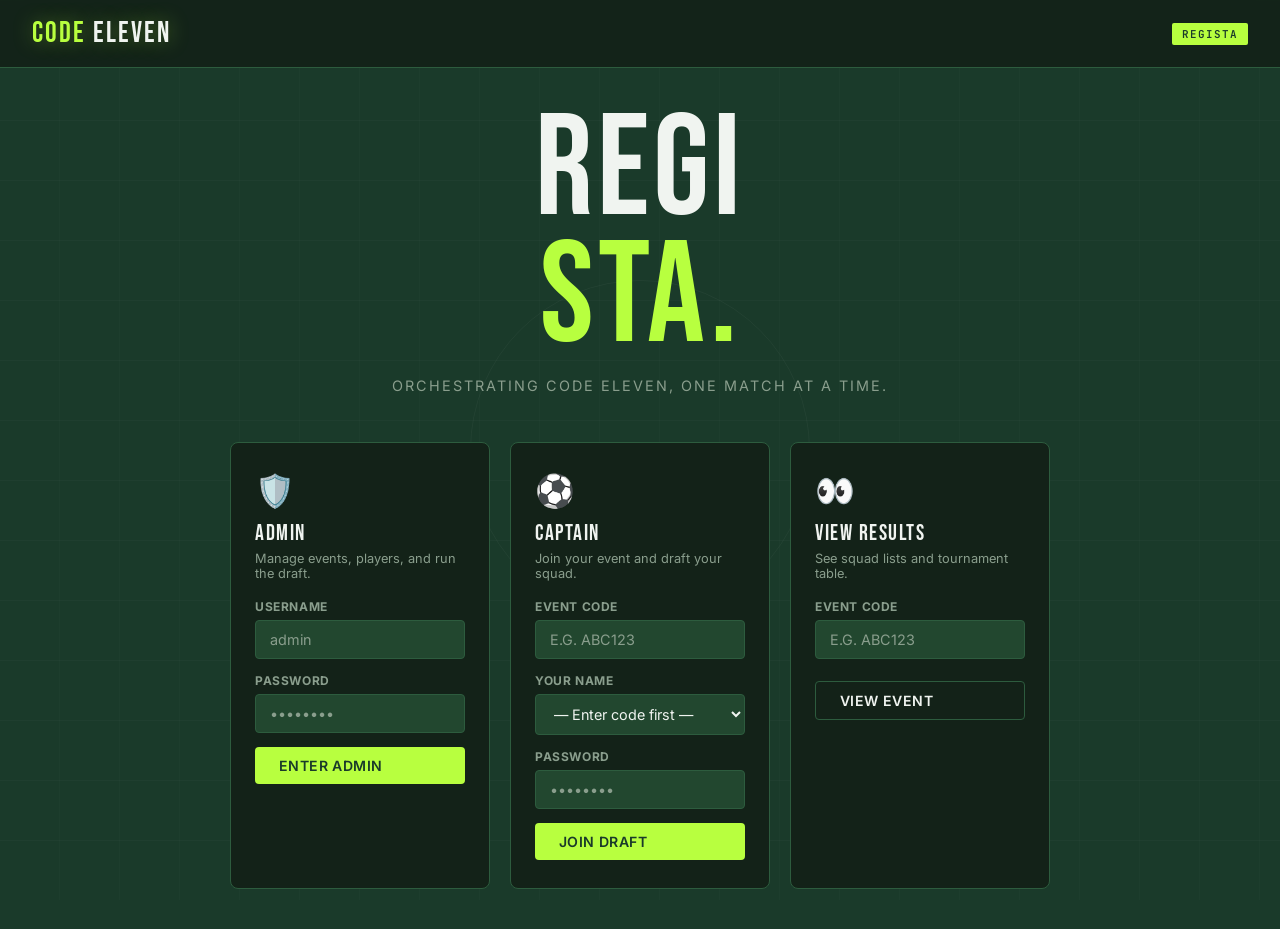
<file: templates/index.html>
<!DOCTYPE html>
<html lang="en">
<head>
<meta charset="UTF-8"/><meta name="viewport" content="width=device-width, initial-scale=1.0"/>
<title>Regista — Code Eleven</title>
<link rel="preconnect" href="https://fonts.googleapis.com">
<link href="https://fonts.googleapis.com/css2?family=Bebas+Neue&family=Inter:wght@400;500;600;700&family=JetBrains+Mono:wght@400;600&display=swap" rel="stylesheet">
<link rel="stylesheet" href="/static/css/shared.css">
<style>
  body{display:flex;flex-direction:column;min-height:100vh;}
  .pitch-lines{position:fixed;inset:0;pointer-events:none;background:repeating-linear-gradient(0deg,transparent,transparent 59px,rgba(255,255,255,.025) 59px,rgba(255,255,255,.025) 60px),repeating-linear-gradient(90deg,transparent,transparent 59px,rgba(255,255,255,.015) 59px,rgba(255,255,255,.015) 60px);z-index:0;}
  .center-circle{position:fixed;top:50%;left:50%;transform:translate(-50%,-50%);width:340px;height:340px;border:1px solid rgba(255,255,255,.04);border-radius:50%;pointer-events:none;z-index:0;}
  .hero{flex:1;display:flex;flex-direction:column;align-items:center;justify-content:center;text-align:center;padding:40px 20px;position:relative;z-index:1;}
  .logo-big{font-family:'Bebas Neue',sans-serif;font-size:clamp(4rem,14vw,9rem);line-height:.88;letter-spacing:4px;margin-bottom:16px;}
  .logo-big em{color:var(--lime);font-style:normal;display:block;}
  .tagline{font-size:.9rem;color:var(--muted);letter-spacing:2px;text-transform:uppercase;margin-bottom:48px;}
  .login-cards{display:flex;gap:20px;flex-wrap:wrap;justify-content:center;}
  .login-card{background:var(--card);border:1.5px solid var(--border);border-radius:8px;padding:28px 24px;width:260px;text-align:left;transition:border-color .2s,transform .2s;}
  .login-card:hover{border-color:var(--lime);transform:translateY(-3px);}
  .lc-icon{font-size:2rem;margin-bottom:10px;}
  .lc-title{font-family:'Bebas Neue',sans-serif;font-size:1.4rem;letter-spacing:1.5px;margin-bottom:4px;}
  .lc-sub{font-size:.8rem;color:var(--muted);margin-bottom:18px;}
  .error-msg{color:var(--danger);font-size:.8rem;margin-top:8px;display:none;}
</style>
</head>
<body>
<div class="pitch-lines"></div><div class="center-circle"></div>
<div id="toast"></div>
<header>
  <div class="logo">CODE <span>ELEVEN</span></div>
  <div class="header-badge">Regista</div>
</header>
<div class="hero">
  <div class="logo-big">REGI<em>STA.</em></div>
  <div class="tagline">Orchestrating Code Eleven, one match at a time.</div>
  <div class="login-cards">
    <!-- ADMIN -->
    <div class="login-card">
      <div class="lc-icon">🛡️</div>
      <div class="lc-title">Admin</div>
      <div class="lc-sub">Manage events, players, and run the draft.</div>
      <div class="form-group"><label>Username</label><input type="text" id="admin-user" placeholder="admin"/></div>
      <div class="form-group"><label>Password</label><input type="password" id="admin-pw" placeholder="••••••••" onkeydown="if(event.key==='Enter')adminLogin()"/></div>
      <button class="btn btn-primary" style="width:100%" onclick="adminLogin()">Enter Admin</button>
      <div class="error-msg" id="admin-err"></div>
    </div>
    <!-- CAPTAIN -->
    <div class="login-card">
      <div class="lc-icon">⚽</div>
      <div class="lc-title">Captain</div>
      <div class="lc-sub">Join your event and draft your squad.</div>
      <div class="form-group"><label>Event Code</label><input type="text" id="cap-code" placeholder="e.g. ABC123" style="text-transform:uppercase" oninput="loadCaptainsForCode(this.value)"/></div>
      <div class="form-group"><label>Your Name</label><select id="cap-select"><option value="">— Enter code first —</option></select></div>
      <div class="form-group"><label>Password</label><input type="password" id="cap-pw" placeholder="••••••••" onkeydown="if(event.key==='Enter')captainLogin()"/></div>
      <button class="btn btn-primary" style="width:100%" onclick="captainLogin()">Join Draft</button>
      <div class="error-msg" id="cap-err"></div>
    </div>
    <!-- VIEWER -->
    <div class="login-card">
      <div class="lc-icon">👀</div>
      <div class="lc-title">View Results</div>
      <div class="lc-sub">See squad lists and tournament table.</div>
      <div class="form-group"><label>Event Code</label><input type="text" id="viewer-code" placeholder="e.g. ABC123" style="text-transform:uppercase" onkeydown="if(event.key==='Enter')viewerLogin()"/></div>
      <button class="btn btn-secondary" style="width:100%;margin-top:8px" onclick="viewerLogin()">View Event</button>
      <div class="error-msg" id="viewer-err"></div>
    </div>
  </div>
</div>
<script>
let capCodeTimeout=null;
async function adminLogin(){
  const u=document.getElementById('admin-user').value, p=document.getElementById('admin-pw').value;
  const err=document.getElementById('admin-err'); err.style.display='none';
  const fd=new FormData(); fd.append('username',u); fd.append('password',p);
  const res=await fetch('/api/auth/admin-login',{method:'POST',body:fd});
  if(res.ok){window.location.href='/admin';}
  else{const d=await res.json();err.textContent=d.detail||'Login failed';err.style.display='block';}
}
async function loadCaptainsForCode(code){
  clearTimeout(capCodeTimeout);
  if(code.length<6) return;
  capCodeTimeout=setTimeout(async()=>{
    const sel=document.getElementById('cap-select');
    const res=await fetch('/api/events');
    const events=await res.json();
    const ev=events.find(e=>e.access_code===code.toUpperCase());
    if(!ev){sel.innerHTML='<option value="">— Invalid code —</option>';return;}
    const caps=await fetch(`/api/events/${ev.id}/captains`).then(r=>r.json());
    sel.innerHTML='<option value="">— Select your name —</option>'+caps.map(c=>`<option value="${c.id}">${c.name}</option>`).join('');
  },400);
}
async function captainLogin(){
  const code=document.getElementById('cap-code').value.toUpperCase();
  const cid=document.getElementById('cap-select').value;
  const pw=document.getElementById('cap-pw').value;
  const err=document.getElementById('cap-err'); err.style.display='none';
  if(!cid){err.textContent='Select your name';err.style.display='block';return;}
  const fd=new FormData(); fd.append('event_code',code); fd.append('captain_id',cid); fd.append('password',pw);
  const res=await fetch('/api/auth/captain-login',{method:'POST',body:fd});
  if(res.ok){const d=await res.json();window.location.href=`/captain?event=${d.event_id}`;}
  else{const d=await res.json();err.textContent=d.detail||'Login failed';err.style.display='block';}
}
async function viewerLogin(){
  const code=document.getElementById('viewer-code').value.toUpperCase();
  const err=document.getElementById('viewer-err'); err.style.display='none';
  if(!code){err.textContent='Enter event code';err.style.display='block';return;}
  const fd=new FormData(); fd.append('event_code',code);
  const res=await fetch('/api/auth/viewer-login',{method:'POST',body:fd});
  if(res.ok){const d=await res.json();window.location.href=`/results/${d.event_id}`;}
  else{const d=await res.json();err.textContent=d.detail||'Invalid code';err.style.display='block';}
}
function toast(msg,e=false){const el=document.getElementById('toast');el.textContent=msg;el.className='show'+(e?' error':'');clearTimeout(toast._t);toast._t=setTimeout(()=>el.className='',2800);}
</script>
</body>
</html>
</file>
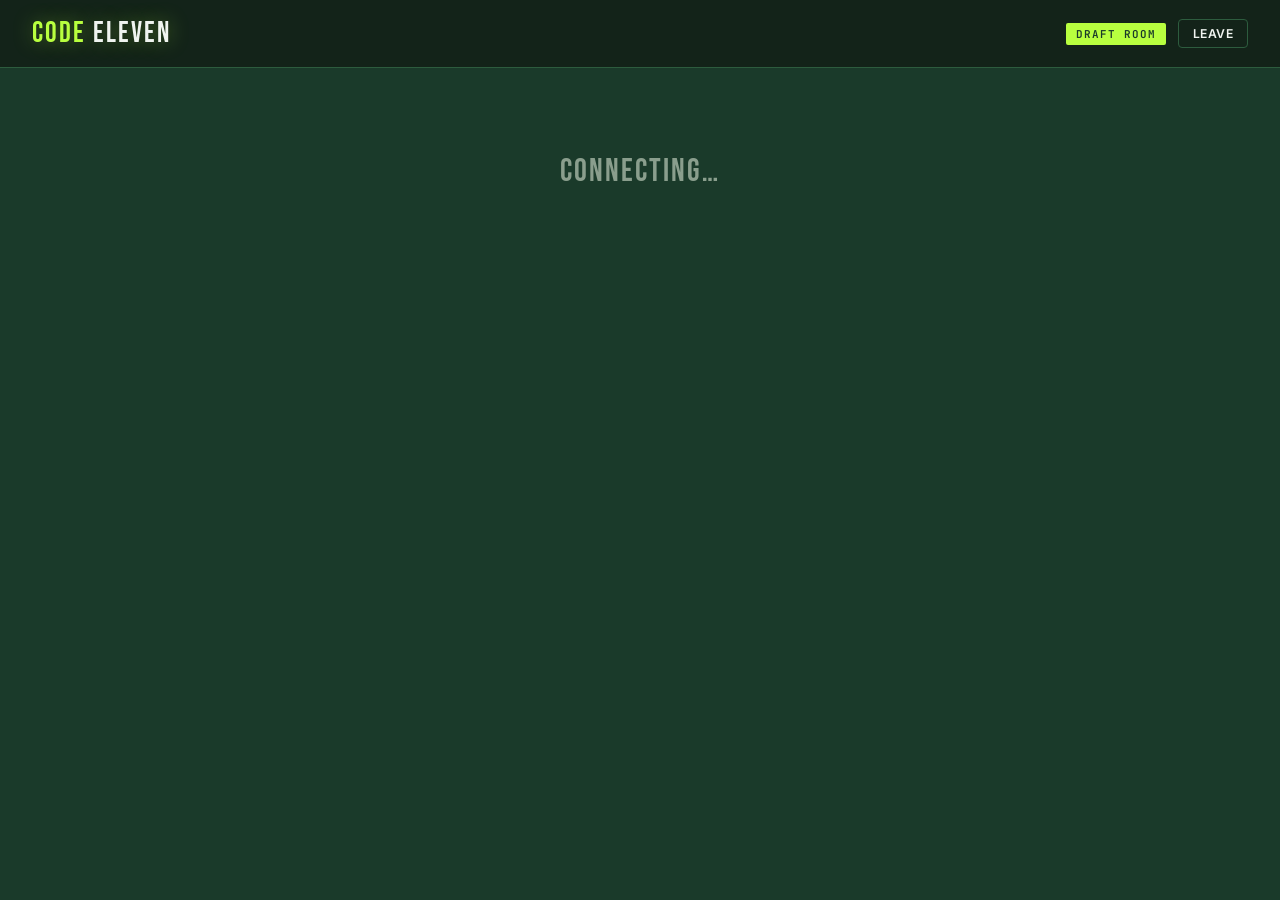
<file: templates/captain.html>
<!DOCTYPE html>
<html lang="en">
<head>
<meta charset="UTF-8"/><meta name="viewport" content="width=device-width, initial-scale=1.0"/>
<title>Draft Room — Code Eleven</title>
<link rel="preconnect" href="https://fonts.googleapis.com">
<link href="https://fonts.googleapis.com/css2?family=Bebas+Neue&family=Inter:wght@400;500;600;700&family=JetBrains+Mono:wght@400;600&display=swap" rel="stylesheet">
<link rel="stylesheet" href="/static/css/shared.css">
<style>
  .main{max-width:860px;margin:0 auto;padding:24px 20px;}
  .mcq-container{max-width:600px;margin:0 auto;}
  .round-label{font-family:'JetBrains Mono',monospace;font-size:.72rem;font-weight:700;color:var(--muted);letter-spacing:2px;text-transform:uppercase;margin-bottom:8px;}
  .mcq-timer{font-family:'Bebas Neue',sans-serif;font-size:4rem;color:var(--lime);text-align:center;padding:8px;text-shadow:0 0 40px rgba(184,255,63,.5);transition:color .3s;}
  .mcq-timer.urgent{color:var(--danger);text-shadow:0 0 40px rgba(255,77,77,.5);animation:pulse .5s infinite;}
  .question-text{font-size:1.2rem;font-weight:600;line-height:1.55;margin:18px 0 22px;}
  .mcq-options{display:flex;flex-direction:column;gap:11px;}
  .mcq-btn{display:flex;align-items:center;gap:14px;background:var(--pitch-mid);border:1.5px solid var(--border);border-radius:5px;padding:14px 18px;cursor:pointer;font-size:.95rem;transition:all .15s;text-align:left;width:100%;color:var(--white);font-family:'Inter',sans-serif;font-weight:500;}
  .mcq-btn:hover:not(:disabled){border-color:var(--lime);background:var(--pitch-light);}
  .mcq-btn.correct{border-color:var(--lime);background:rgba(184,255,63,.1);color:var(--lime);}
  .mcq-btn.wrong{border-color:var(--danger);background:rgba(255,77,77,.08);color:var(--danger);}
  .mcq-btn:disabled{cursor:default;}
  .opt-letter{font-family:'Bebas Neue',sans-serif;font-size:1.1rem;width:30px;height:30px;border-radius:50%;border:1.5px solid currentColor;display:flex;align-items:center;justify-content:center;flex-shrink:0;opacity:.7;}
  .waiting{text-align:center;padding:60px 20px;}
  .waiting-title{font-family:'Bebas Neue',sans-serif;font-size:2rem;letter-spacing:2px;color:var(--muted);margin-bottom:8px;}
  .waiting-sub{font-size:.88rem;color:var(--muted);}
  .draft-header{font-family:'Bebas Neue',sans-serif;font-size:1.4rem;letter-spacing:2px;padding:12px 18px;background:var(--pitch-light);border-radius:4px;margin-bottom:16px;display:flex;justify-content:space-between;align-items:center;}
  .dh-group{color:var(--lime);}
  .order-chips{display:flex;gap:8px;flex-wrap:wrap;margin-bottom:18px;}
  .order-chip{font-family:'JetBrains Mono',monospace;font-size:.75rem;padding:6px 12px;border-radius:3px;border:1.5px solid var(--border);color:var(--muted);display:flex;align-items:center;gap:6px;}
  .order-chip.active-pick{border-color:var(--lime);color:var(--lime);font-weight:700;}
  .chip-rank{font-family:'Bebas Neue',sans-serif;font-size:1rem;}
  .my-turn-banner{background:var(--lime);color:var(--pitch);font-family:'Bebas Neue',sans-serif;font-size:1.3rem;letter-spacing:2px;padding:12px 20px;border-radius:4px;text-align:center;margin-bottom:16px;animation:glow 1s ease-in-out infinite alternate;}
  .waiting-banner{background:var(--card);border:1px solid var(--border);padding:12px 20px;border-radius:4px;text-align:center;margin-bottom:16px;font-size:.9rem;color:var(--muted);}
  .player-grid{display:grid;grid-template-columns:repeat(auto-fill,minmax(190px,1fr));gap:10px;}
  .player-card{background:var(--pitch-mid);border:1.5px solid var(--border);border-radius:5px;padding:14px;transition:all .15s;cursor:default;}
  .player-card.pickable{cursor:pointer;}.player-card.pickable:hover{border-color:var(--lime);transform:translateY(-2px);}
  .player-card.taken{opacity:.3;border-style:dashed;}
  .pc-name{font-weight:700;font-size:.93rem;margin-bottom:3px;}
  .pc-meta{font-size:.75rem;color:var(--muted);}
  .pc-owner{font-size:.73rem;font-weight:700;color:var(--lime);margin-top:6px;}
  .teams-grid{display:grid;grid-template-columns:repeat(auto-fill,minmax(230px,1fr));gap:14px;}
  .team-col .team-header{font-family:'Bebas Neue',sans-serif;font-size:1.05rem;letter-spacing:1px;color:var(--lime);padding-bottom:7px;border-bottom:2px solid var(--lime);margin-bottom:10px;display:flex;justify-content:space-between;}
  .team-player{padding:7px 0;border-bottom:1px solid rgba(45,92,62,.3);display:flex;justify-content:space-between;font-size:.84rem;}
  .results-header{font-family:'Bebas Neue',sans-serif;font-size:2.5rem;letter-spacing:3px;color:var(--lime);text-align:center;padding:32px 0 8px;}
  .pos-badge{font-family:'JetBrains Mono',monospace;font-size:.68rem;font-weight:700;padding:2px 6px;border-radius:2px;text-transform:uppercase;}
  .pos-gk{background:rgba(255,201,60,.2);color:var(--gold);}.pos-def{background:rgba(128,200,255,.15);color:var(--blue);}
  .pos-mid{background:rgba(184,255,63,.13);color:var(--lime);}.pos-atk{background:rgba(255,77,77,.15);color:#ff8080;}
  .year-tag{font-family:'JetBrains Mono',monospace;font-size:.72rem;color:var(--muted);}
</style>
</head>
<body>
<div id="toast"></div>
<header>
  <div class="logo">CODE <span>ELEVEN</span></div>
  <div class="header-right">
    <span class="header-user" id="cap-name-h"></span>
    <div class="header-badge">Draft Room</div>
    <button class="btn btn-secondary btn-sm" onclick="logout()">Leave</button>
  </div>
</header>
<div class="main" id="main-content">
  <div class="waiting"><div class="waiting-title">Connecting…</div></div>
</div>
<script src="/static/js/captain.js"></script>
</body>
</html>
</file>
<file: static/css/shared.css>
:root {
  --pitch: #1a3a2a;
  --pitch-mid: #22472f;
  --pitch-light: #2d5c3e;
  --lime: #b8ff3f;
  --lime-dim: #8ecc28;
  --white: #f0f4f0;
  --muted: #8a9e8d;
  --card: #132218;
  --border: #2d5c3e;
  --danger: #ff4d4d;
  --gold: #ffc93c;
  --silver: #c0c0c0;
  --bronze: #cd7f32;
  --blue: #80c8ff;
}

* { box-sizing: border-box; margin: 0; padding: 0; }

body {
  background: var(--pitch);
  color: var(--white);
  font-family: 'Inter', sans-serif;
  min-height: 100vh;
}

/* HEADER */
header {
  display: flex; align-items: center; justify-content: space-between;
  padding: 16px 32px;
  border-bottom: 1px solid var(--border);
  background: rgba(19,34,24,0.9);
  backdrop-filter: blur(10px);
  position: sticky; top: 0; z-index: 100;
}
.logo {
  font-family: 'Bebas Neue', sans-serif;
  font-size: 1.8rem; letter-spacing: 2px;
  color: var(--lime);
  text-shadow: 0 0 20px rgba(184,255,63,0.35);
}
.logo span { color: var(--white); }
.header-badge {
  font-family: 'JetBrains Mono', monospace;
  font-size: 0.68rem; font-weight: 600;
  background: var(--lime); color: var(--pitch);
  padding: 4px 10px; border-radius: 2px;
  letter-spacing: 1px; text-transform: uppercase;
}
.header-right { display: flex; align-items: center; gap: 12px; }
.header-user {
  font-family: 'Bebas Neue', sans-serif;
  font-size: 1.1rem; letter-spacing: 1px; color: var(--lime);
}

/* BUTTONS */
.btn {
  font-family: 'Inter', sans-serif; font-weight: 600; font-size: 0.88rem;
  padding: 10px 24px; border: none; border-radius: 4px; cursor: pointer;
  letter-spacing: 0.4px; transition: all 0.15s; text-transform: uppercase;
  display: inline-flex; align-items: center; gap: 6px;
}
.btn-primary { background: var(--lime); color: var(--pitch); }
.btn-primary:hover { background: var(--lime-dim); transform: translateY(-1px); box-shadow: 0 4px 18px rgba(184,255,63,0.3); }
.btn-secondary { background: transparent; color: var(--white); border: 1.5px solid var(--border); }
.btn-secondary:hover { border-color: var(--lime); color: var(--lime); }
.btn-danger { background: var(--danger); color: #fff; }
.btn-danger:hover { background: #e03333; }
.btn-sm { padding: 6px 14px; font-size: 0.76rem; }
.btn:disabled { opacity: 0.4; cursor: not-allowed; transform: none !important; box-shadow: none !important; }
.btn-icon { padding: 8px 12px; }

/* FORMS */
.form-group { margin-bottom: 14px; }
label {
  display: block; font-size: 0.75rem; font-weight: 700;
  color: var(--muted); margin-bottom: 6px;
  letter-spacing: 0.6px; text-transform: uppercase;
}
input, select, textarea {
  width: 100%; background: var(--pitch-mid); border: 1.5px solid var(--border);
  color: var(--white); padding: 10px 14px; border-radius: 4px;
  font-family: 'Inter', sans-serif; font-size: 0.9rem; transition: border-color 0.15s;
}
input:focus, select:focus, textarea:focus { outline: none; border-color: var(--lime); }
textarea { resize: vertical; min-height: 80px; }
select option { background: var(--pitch-mid); }
input::placeholder { color: var(--muted); }

/* CARDS */
.card {
  background: var(--card); border: 1px solid var(--border);
  border-radius: 6px; padding: 22px; margin-bottom: 18px;
}
.card-title {
  font-family: 'Bebas Neue', sans-serif; font-size: 1.2rem;
  letter-spacing: 1.5px; color: var(--lime); margin-bottom: 16px;
}

/* TABLE */
.table-wrap { overflow-x: auto; }
table { width: 100%; border-collapse: collapse; font-size: 0.88rem; }
th {
  text-align: left; padding: 10px 14px;
  font-size: 0.7rem; font-weight: 700; letter-spacing: 1px;
  text-transform: uppercase; color: var(--muted);
  border-bottom: 1px solid var(--border);
  white-space: nowrap;
}
td { padding: 10px 14px; border-bottom: 1px solid rgba(45,92,62,0.35); vertical-align: middle; }
tr:last-child td { border-bottom: none; }
tr:hover td { background: rgba(45,92,62,0.18); }

/* BADGES */
.badge {
  display: inline-block; padding: 2px 8px; border-radius: 2px;
  font-size: 0.7rem; font-weight: 700; letter-spacing: 0.5px; text-transform: uppercase;
}
.badge-g1 { background: rgba(255,201,60,0.18); color: var(--gold); }
.badge-g2 { background: rgba(184,255,63,0.13); color: var(--lime); }
.badge-g3 { background: rgba(128,200,255,0.15); color: var(--blue); }

/* TABS */
.tab-bar { display: flex; gap: 0; border-bottom: 2px solid var(--border); margin-bottom: 24px; }
.tab {
  font-family: 'Bebas Neue', sans-serif; font-size: 1.05rem; letter-spacing: 1px;
  padding: 10px 22px; cursor: pointer; color: var(--muted);
  border-bottom: 3px solid transparent; margin-bottom: -2px; transition: all 0.15s;
}
.tab:hover { color: var(--white); }
.tab.active { color: var(--lime); border-bottom-color: var(--lime); }
.tab-panel { display: none; }
.tab-panel.active { display: block; }

/* TOAST */
#toast {
  position: fixed; bottom: 24px; right: 24px;
  background: var(--lime); color: var(--pitch);
  font-weight: 700; font-size: 0.85rem;
  padding: 11px 18px; border-radius: 4px;
  transform: translateY(60px); opacity: 0;
  transition: all 0.22s; z-index: 999; max-width: 280px;
}
#toast.show { transform: translateY(0); opacity: 1; }
#toast.error { background: var(--danger); color: #fff; }

/* STATUS BAR */
.status-bar {
  background: var(--card); border: 1px solid var(--border); border-radius: 5px;
  padding: 11px 16px; font-family: 'JetBrains Mono', monospace;
  font-size: 0.78rem; color: var(--muted); margin-bottom: 18px;
  display: flex; gap: 20px; flex-wrap: wrap; align-items: center;
}
.status-bar strong { color: var(--white); }
.status-dot { width: 8px; height: 8px; border-radius: 50%; background: var(--lime); display: inline-block; animation: pulse 1.5s infinite; }

/* SECTION */
.section-header { font-family: 'Bebas Neue', sans-serif; font-size: 1.8rem; letter-spacing: 2px; margin-bottom: 6px; }
.section-sub { color: var(--muted); font-size: 0.86rem; margin-bottom: 22px; }
.divider { height: 1px; background: var(--border); margin: 20px 0; }

/* EMPTY */
.empty-state { text-align: center; color: var(--muted); padding: 36px 20px; font-size: 0.88rem; }

/* MISC */
.tag-pos {
  font-family: 'JetBrains Mono', monospace; font-size: 0.7rem; font-weight: 700;
  padding: 2px 7px; border-radius: 3px; background: rgba(255,255,255,0.07); color: var(--muted);
}
.mono { font-family: 'JetBrains Mono', monospace; }
.text-lime { color: var(--lime); }
.text-muted { color: var(--muted); }
.text-danger { color: var(--danger); }

/* ANIMATIONS */
@keyframes pulse { 0%,100%{opacity:1} 50%{opacity:0.35} }
@keyframes glow {
  from { box-shadow: 0 0 8px rgba(184,255,63,0.4); }
  to   { box-shadow: 0 0 28px rgba(184,255,63,0.85); }
}
@keyframes fadeIn { from{opacity:0;transform:translateY(8px)} to{opacity:1;transform:none} }
.fade-in { animation: fadeIn 0.3s ease; }

/* RESPONSIVE */
@media (max-width: 640px) {
  header { padding: 12px 16px; }
  .card { padding: 16px; }
  .tab { padding: 8px 14px; font-size: 0.95rem; }
}

/* POSITION BADGES */
.pos-badge {
  font-family: 'JetBrains Mono', monospace; font-size: 0.68rem; font-weight: 700;
  padding: 2px 6px; border-radius: 2px; text-transform: uppercase;
}
.pos-gk  { background: rgba(255,201,60,0.2);  color: var(--gold); }
.pos-def { background: rgba(128,200,255,0.15); color: var(--blue); }
.pos-mid { background: rgba(184,255,63,0.13);  color: var(--lime); }
.pos-atk { background: rgba(255,77,77,0.15);   color: #ff8080; }
.pos-unknown { background: rgba(255,255,255,0.05); color: var(--muted); }
.year-tag { font-family: 'JetBrains Mono', monospace; font-size: 0.72rem; color: var(--muted); }
</file>
